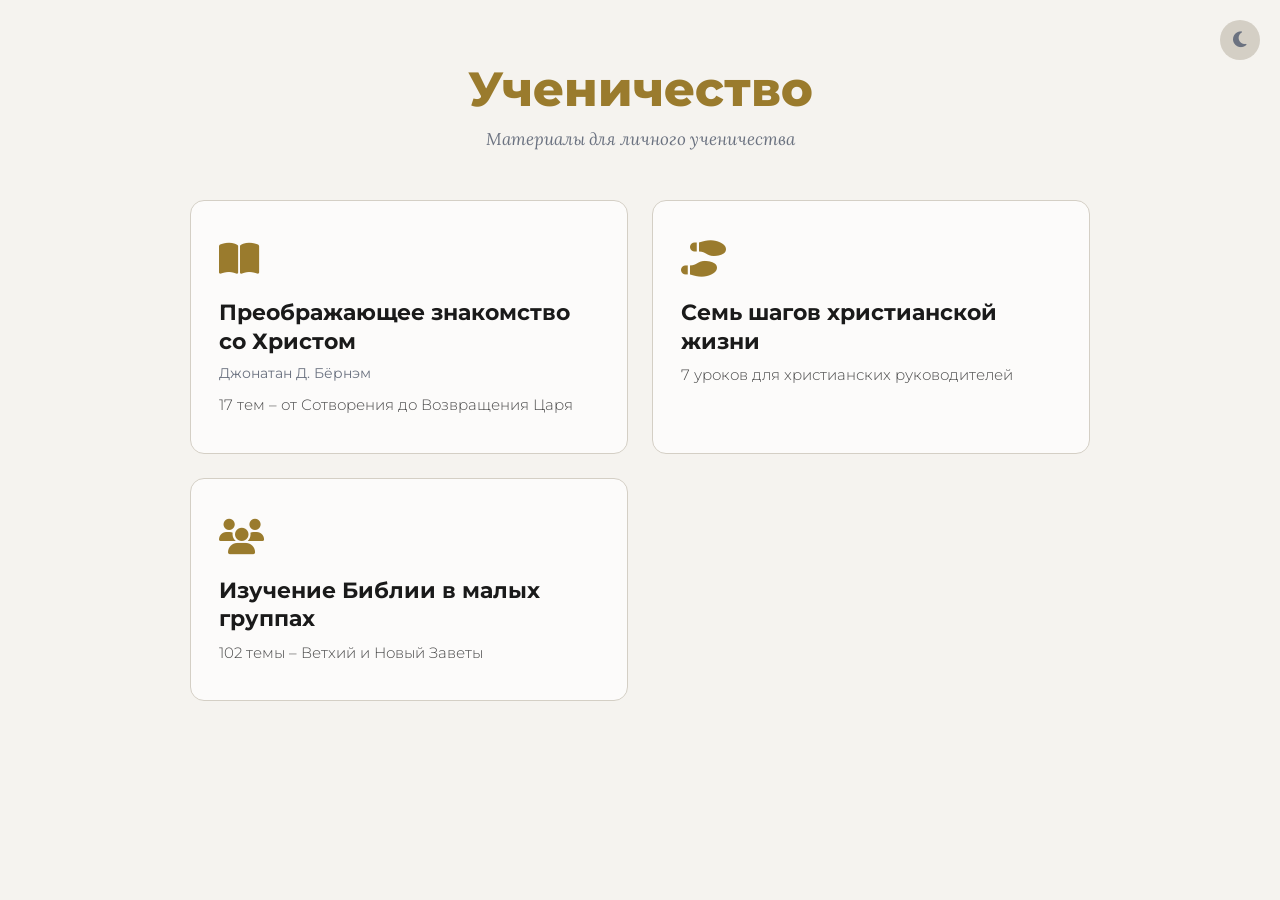
<file: index.html>
<!doctype html>
<html lang="ru">
<head>
  <meta charset="utf-8">
  <meta name="viewport" content="width=device-width, initial-scale=1.0">
  <title>Ученичество</title>
  <link rel="stylesheet" href="https://cdnjs.cloudflare.com/ajax/libs/font-awesome/6.5.1/css/all.min.css">
  <style>
    @import url('https://fonts.googleapis.com/css2?family=Montserrat:wght@300;400;600;700;800&family=Lora:ital,wght@0,400;0,700;1,400&display=swap');

    * { margin: 0; padding: 0; box-sizing: border-box; }

    :root {
      --bg: #0F1B2D;
      --text: #F0EBE0;
      --text-muted: #7A8BA8;
      --gold: #D4A843;
      --border: #2A3A52;
      --card-bg: rgba(42, 58, 82, 0.4);
      --card-hover: rgba(212, 168, 67, 0.1);
      --text-secondary: #D0C9BC;
    }

    :root.light {
      --bg: #F5F3EF;
      --text: #1A1A1A;
      --text-muted: #6B7280;
      --gold: #9A7B2D;
      --border: #D4CFC5;
      --card-bg: rgba(255, 255, 255, 0.7);
      --card-hover: rgba(154, 123, 45, 0.08);
      --text-secondary: #4A4A4A;
    }

    body {
      font-family: "Montserrat", Helvetica, sans-serif;
      background: var(--bg);
      color: var(--text);
      min-height: 100vh;
      padding: 60px 20px;
      transition: background 0.3s, color 0.3s;
    }

    .container {
      max-width: 900px;
      margin: 0 auto;
    }

    .theme-toggle {
      position: fixed;
      top: 20px;
      right: 20px;
      background: var(--border);
      border: none;
      color: var(--text-muted);
      width: 40px;
      height: 40px;
      border-radius: 50%;
      cursor: pointer;
      font-size: 18px;
      display: flex;
      align-items: center;
      justify-content: center;
      transition: background 0.3s, color 0.3s;
      z-index: 10;
    }
    .theme-toggle:hover { color: var(--gold); }

    header {
      text-align: center;
      margin-bottom: 50px;
    }

    header h1 {
      font-size: 48px;
      font-weight: 800;
      color: var(--gold);
      margin-bottom: 10px;
    }

    header p {
      font-size: 17px;
      color: var(--text-muted);
      font-weight: 300;
      font-family: "Lora", serif;
      font-style: italic;
    }

    .cards {
      display: grid;
      grid-template-columns: 1fr 1fr;
      gap: 24px;
    }

    .card {
      display: block;
      text-decoration: none;
      color: var(--text);
      background: var(--card-bg);
      border: 1px solid var(--border);
      border-radius: 14px;
      padding: 36px 28px;
      transition: background 0.2s, border-color 0.2s, transform 0.2s;
    }

    .card:hover {
      background: var(--card-hover);
      border-color: var(--gold);
      transform: translateY(-2px);
    }

    .card-icon {
      font-size: 36px;
      color: var(--gold);
      margin-bottom: 18px;
    }

    .card-title {
      font-size: 22px;
      font-weight: 700;
      margin-bottom: 8px;
      line-height: 1.3;
    }

    .card-author {
      font-size: 14px;
      color: var(--text-muted);
      margin-bottom: 12px;
      font-weight: 400;
    }

    .card-desc {
      font-size: 15px;
      color: var(--text-secondary);
      font-weight: 300;
      line-height: 1.5;
    }

    @media (max-width: 650px) {
      header h1 { font-size: 36px; }
      .cards { grid-template-columns: 1fr; }
      .card { padding: 28px 22px; }
      .card-title { font-size: 20px; }
      .theme-toggle { top: 12px; right: 12px; width: 36px; height: 36px; font-size: 16px; }
    }
  </style>
</head>
<body>
  <button class="theme-toggle" id="themeToggle" title="Сменить тему">
    <i class="fas fa-sun"></i>
  </button>

  <div class="container">
    <header>
      <h1>Ученичество</h1>
      <p>Материалы для личного ученичества</p>
    </header>

    <div class="cards">
      <a class="card" href="burnham/">
        <div class="card-icon"><i class="fa-solid fa-book-open"></i></div>
        <div class="card-title">Преображающее знакомство со Христом</div>
        <div class="card-author">Джонатан Д. Бёрнэм</div>
        <div class="card-desc">17 тем &ndash; от Сотворения до Возвращения Царя</div>
      </a>

      <a class="card" href="7-shagov/">
        <div class="card-icon"><i class="fa-solid fa-shoe-prints"></i></div>
        <div class="card-title">Семь шагов христианской жизни</div>
        <div class="card-desc">7 уроков для христианских руководителей</div>
      </a>

      <a class="card" href="bible-groups/">
        <div class="card-icon"><i class="fa-solid fa-users"></i></div>
        <div class="card-title">Изучение Библии в малых группах</div>
        <div class="card-desc">102 темы &ndash; Ветхий и Новый Заветы</div>
      </a>
    </div>
  </div>

  <script>
    const toggle = document.getElementById('themeToggle');
    const icon = toggle.querySelector('i');
    const saved = localStorage.getItem('theme');

    if (saved !== 'dark') {
      document.documentElement.classList.add('light');
      icon.classList.replace('fa-sun', 'fa-moon');
    }

    toggle.addEventListener('click', () => {
      const isLight = document.documentElement.classList.toggle('light');
      icon.classList.replace(isLight ? 'fa-sun' : 'fa-moon', isLight ? 'fa-moon' : 'fa-sun');
      localStorage.setItem('theme', isLight ? 'light' : 'dark');
    });
  </script>
</body>
</html>
</file>
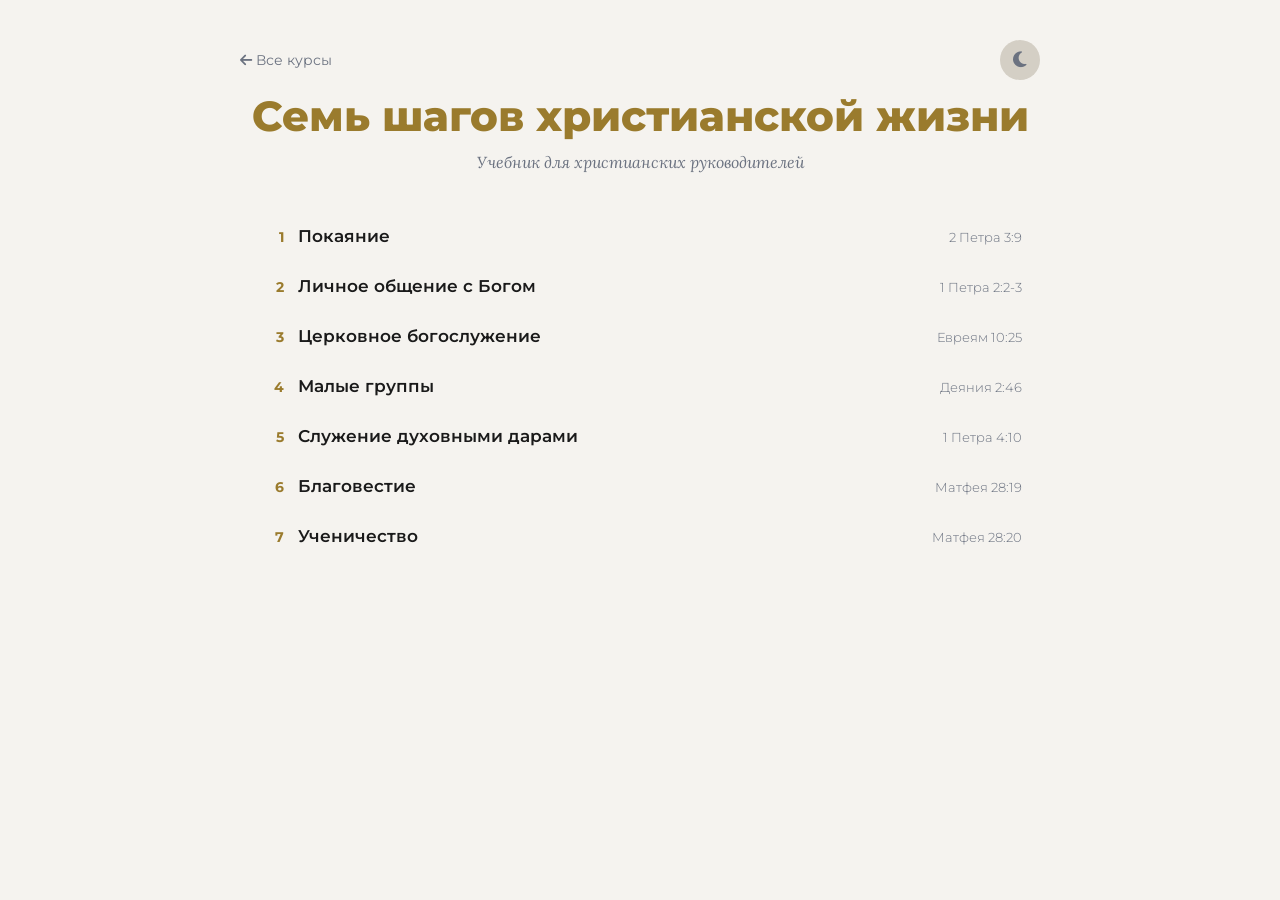
<file: 7-shagov/index.html>
<!doctype html>
<html lang="ru">
<head>
  <meta charset="utf-8">
  <meta name="viewport" content="width=device-width, initial-scale=1.0">
  <title>Семь шагов христианской жизни &ndash; Ученичество</title>
  <link rel="stylesheet" href="https://cdnjs.cloudflare.com/ajax/libs/font-awesome/6.5.1/css/all.min.css">
  <style>
    @import url('https://fonts.googleapis.com/css2?family=Montserrat:wght@300;400;600;700;800&family=Lora:ital,wght@0,400;0,700;1,400&display=swap');

    * { margin: 0; padding: 0; box-sizing: border-box; }

    :root {
      --bg: #0F1B2D;
      --text: #F0EBE0;
      --text-muted: #7A8BA8;
      --gold: #D4A843;
      --border: #2A3A52;
      --hover-bg: rgba(212, 168, 67, 0.08);
      --text-secondary: #D0C9BC;
    }

    :root.light {
      --bg: #F5F3EF;
      --text: #1A1A1A;
      --text-muted: #6B7280;
      --gold: #9A7B2D;
      --border: #D4CFC5;
      --hover-bg: rgba(154, 123, 45, 0.08);
      --text-secondary: #4A4A4A;
    }

    body {
      font-family: "Montserrat", Helvetica, sans-serif;
      background: var(--bg);
      color: var(--text);
      min-height: 100vh;
      padding: 40px 20px;
      transition: background 0.3s, color 0.3s;
    }

    .container {
      max-width: 800px;
      margin: 0 auto;
    }

    .top-bar {
      display: flex;
      align-items: center;
      justify-content: space-between;
      margin-bottom: 10px;
    }

    .back-link {
      display: inline-block;
      color: var(--text-muted);
      text-decoration: none;
      font-size: 14px;
      transition: color 0.2s;
    }
    .back-link:hover { color: var(--gold); }

    .theme-toggle {
      background: var(--border);
      border: none;
      color: var(--text-muted);
      width: 40px;
      height: 40px;
      border-radius: 50%;
      cursor: pointer;
      font-size: 18px;
      display: flex;
      align-items: center;
      justify-content: center;
      transition: background 0.3s, color 0.3s;
      z-index: 10;
    }
    .theme-toggle:hover { color: var(--gold); }

    header {
      text-align: center;
      margin-bottom: 40px;
    }

    header h1 {
      font-size: 42px;
      font-weight: 800;
      color: var(--gold);
      margin-bottom: 10px;
    }

    header p {
      font-size: 16px;
      color: var(--text-muted);
      font-weight: 300;
      font-family: "Lora", serif;
      font-style: italic;
    }

    .topics {
      list-style: none;
    }

    .topics li {
      margin-bottom: 2px;
    }

    .topics a {
      display: flex;
      align-items: baseline;
      gap: 14px;
      text-decoration: none;
      color: var(--text);
      padding: 14px 18px;
      border-radius: 8px;
      transition: background 0.2s, color 0.2s;
    }

    .topics a:hover {
      background: var(--hover-bg);
    }

    .topic-num {
      font-size: 14px;
      font-weight: 700;
      color: var(--gold);
      min-width: 26px;
      text-align: right;
    }

    .topic-title {
      font-size: 17px;
      font-weight: 600;
    }

    .topic-ref {
      font-size: 13px;
      color: var(--text-muted);
      font-weight: 300;
      margin-left: auto;
      white-space: nowrap;
    }

    @media (max-width: 600px) {
      header h1 { font-size: 32px; }
      .topics a { padding: 12px 12px; gap: 10px; }
      .topic-title { font-size: 15px; }
      .topic-ref { display: none; }
      .theme-toggle { width: 36px; height: 36px; font-size: 16px; }
    }
  </style>
</head>
<body>
  <div class="container">
    <div class="top-bar">
      <a class="back-link" href="../"><i class="fas fa-arrow-left"></i> Все курсы</a>
      <button class="theme-toggle" id="themeToggle" title="Сменить тему">
        <i class="fas fa-sun"></i>
      </button>
    </div>

    <header>
      <h1>Семь шагов христианской жизни</h1>
      <p>Учебник для христианских руководителей</p>
    </header>

    <ul class="topics">
      <li><a href="topic.html?file=01-покаяние.md">
        <span class="topic-num">1</span>
        <span class="topic-title">Покаяние</span>
        <span class="topic-ref">2 Петра 3:9</span>
      </a></li>
      <li><a href="topic.html?file=02-личное-общение-с-богом.md">
        <span class="topic-num">2</span>
        <span class="topic-title">Личное общение с Богом</span>
        <span class="topic-ref">1 Петра 2:2-3</span>
      </a></li>
      <li><a href="topic.html?file=03-церковное-богослужение.md">
        <span class="topic-num">3</span>
        <span class="topic-title">Церковное богослужение</span>
        <span class="topic-ref">Евреям 10:25</span>
      </a></li>
      <li><a href="topic.html?file=04-малые-группы.md">
        <span class="topic-num">4</span>
        <span class="topic-title">Малые группы</span>
        <span class="topic-ref">Деяния 2:46</span>
      </a></li>
      <li><a href="topic.html?file=05-служение-духовными-дарами.md">
        <span class="topic-num">5</span>
        <span class="topic-title">Служение духовными дарами</span>
        <span class="topic-ref">1 Петра 4:10</span>
      </a></li>
      <li><a href="topic.html?file=06-благовестие.md">
        <span class="topic-num">6</span>
        <span class="topic-title">Благовестие</span>
        <span class="topic-ref">Матфея 28:19</span>
      </a></li>
      <li><a href="topic.html?file=07-ученичество.md">
        <span class="topic-num">7</span>
        <span class="topic-title">Ученичество</span>
        <span class="topic-ref">Матфея 28:20</span>
      </a></li>
    </ul>
  </div>

  <script>
    const toggle = document.getElementById('themeToggle');
    const icon = toggle.querySelector('i');
    const saved = localStorage.getItem('theme');

    if (saved !== 'dark') {
      document.documentElement.classList.add('light');
      icon.classList.replace('fa-sun', 'fa-moon');
    }

    toggle.addEventListener('click', () => {
      const isLight = document.documentElement.classList.toggle('light');
      icon.classList.replace(isLight ? 'fa-sun' : 'fa-moon', isLight ? 'fa-moon' : 'fa-sun');
      localStorage.setItem('theme', isLight ? 'light' : 'dark');
    });
  </script>
</body>
</html>
</file>
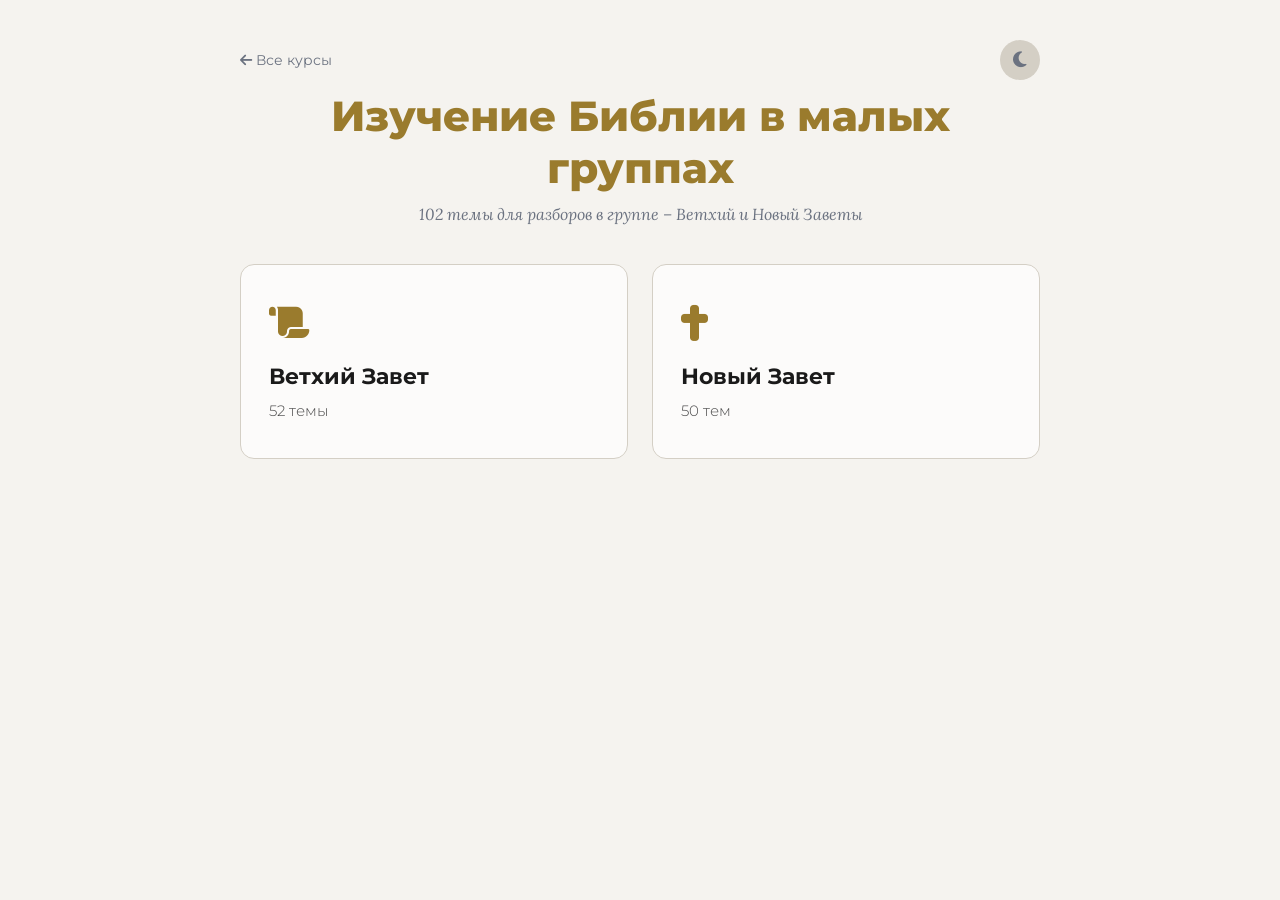
<file: bible-groups/index.html>
<!doctype html>
<html lang="ru">
<head>
  <meta charset="utf-8">
  <meta name="viewport" content="width=device-width, initial-scale=1.0">
  <title>Изучение Библии в малых группах</title>
  <link rel="stylesheet" href="https://cdnjs.cloudflare.com/ajax/libs/font-awesome/6.5.1/css/all.min.css">
  <link rel="stylesheet" href="assets/styles.css">
</head>
<body>
  <div class="container">
    <div class="top-bar">
      <a class="back-link" href="../"><i class="fas fa-arrow-left"></i> Все курсы</a>
      <button class="theme-toggle" id="themeToggle" title="Сменить тему"><i class="fas fa-sun"></i></button>
    </div>
    <header>
      <h1>Изучение Библии в малых группах</h1>
      <p>102 темы для разборов в группе &ndash; Ветхий и Новый Заветы</p>
    </header>
    <div class="cards">
      <a class="card" href="ot.html">
        <div class="card-icon"><i class="fa-solid fa-scroll"></i></div>
        <div class="card-title">Ветхий Завет</div>
        <div class="card-desc">52 темы</div>
      </a>
      <a class="card" href="nt.html">
        <div class="card-icon"><i class="fa-solid fa-cross"></i></div>
        <div class="card-title">Новый Завет</div>
        <div class="card-desc">50 тем</div>
      </a>
    </div>
  </div>
  <script src="assets/theme-toggle.js"></script>
</body>
</html>
</file>
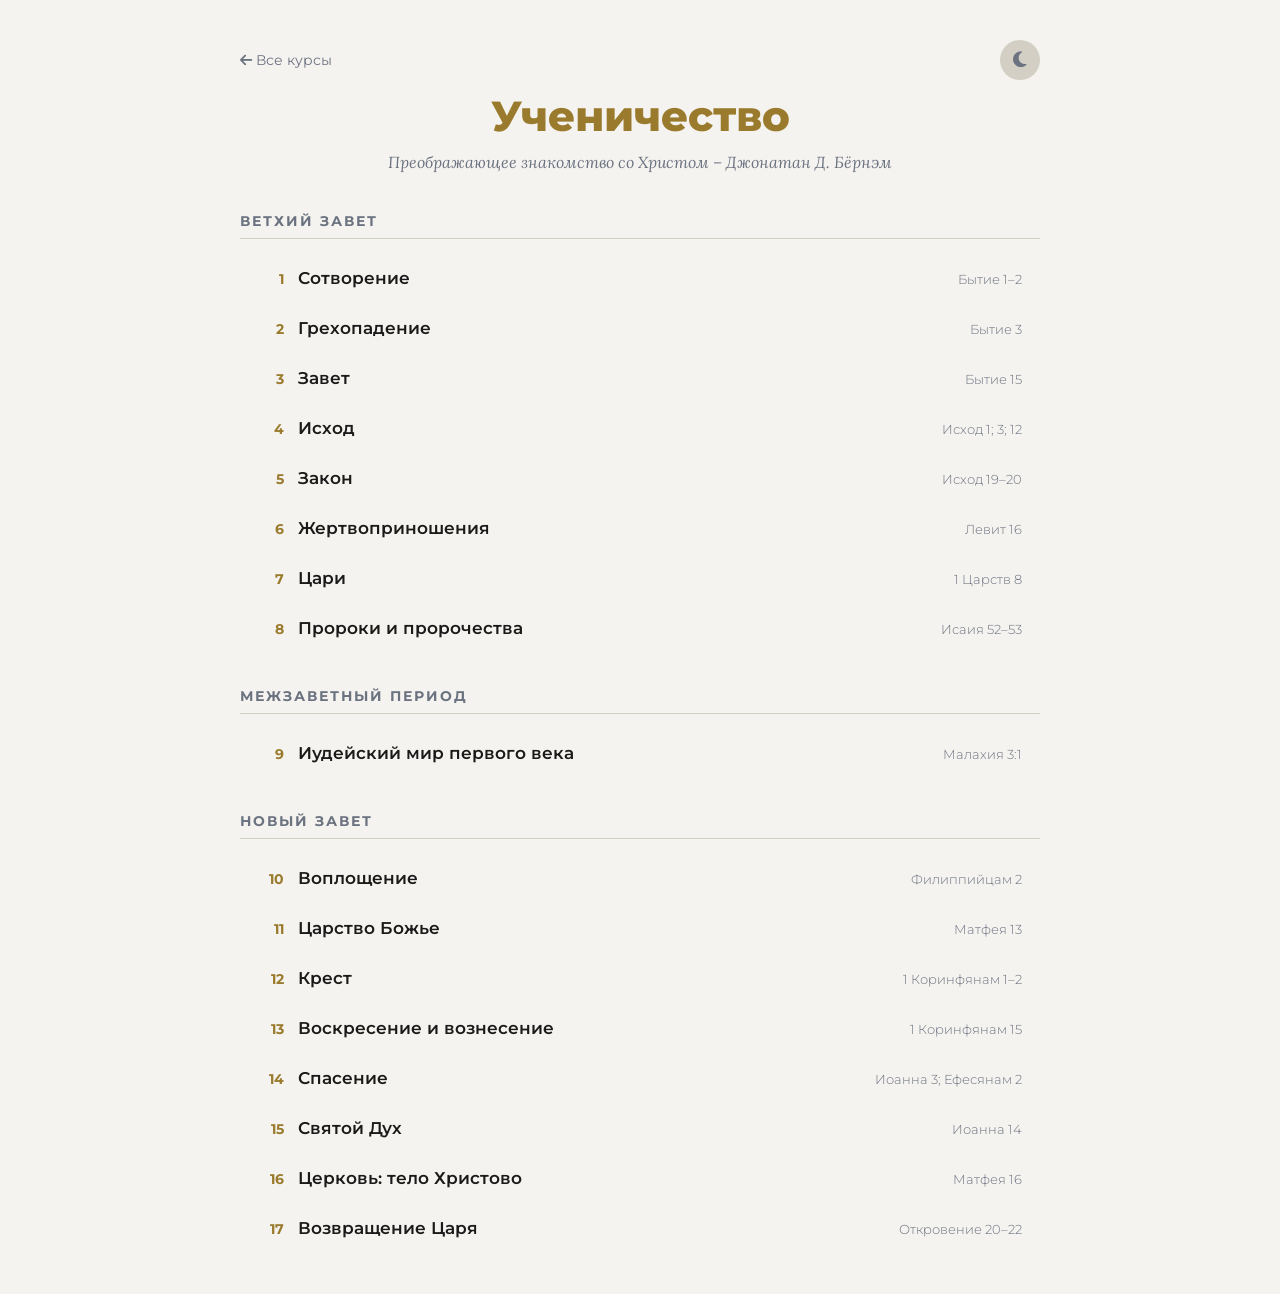
<file: burnham/index.html>
<!doctype html>
<html lang="ru">
<head>
  <meta charset="utf-8">
  <meta name="viewport" content="width=device-width, initial-scale=1.0">
  <title>Ученичество &ndash; Молодёжка</title>
  <link rel="stylesheet" href="https://cdnjs.cloudflare.com/ajax/libs/font-awesome/6.5.1/css/all.min.css">
  <style>
    @import url('https://fonts.googleapis.com/css2?family=Montserrat:wght@300;400;600;700;800&family=Lora:ital,wght@0,400;0,700;1,400&display=swap');

    * { margin: 0; padding: 0; box-sizing: border-box; }

    :root {
      --bg: #0F1B2D;
      --text: #F0EBE0;
      --text-muted: #7A8BA8;
      --gold: #D4A843;
      --border: #2A3A52;
      --hover-bg: rgba(212, 168, 67, 0.08);
      --text-secondary: #D0C9BC;
    }

    :root.light {
      --bg: #F5F3EF;
      --text: #1A1A1A;
      --text-muted: #6B7280;
      --gold: #9A7B2D;
      --border: #D4CFC5;
      --hover-bg: rgba(154, 123, 45, 0.08);
      --text-secondary: #4A4A4A;
    }

    body {
      font-family: "Montserrat", Helvetica, sans-serif;
      background: var(--bg);
      color: var(--text);
      min-height: 100vh;
      padding: 40px 20px;
      transition: background 0.3s, color 0.3s;
    }

    .container {
      max-width: 800px;
      margin: 0 auto;
    }

    .top-bar {
      display: flex;
      align-items: center;
      justify-content: space-between;
      margin-bottom: 10px;
    }

    .back-link {
      display: inline-block;
      color: var(--text-muted);
      text-decoration: none;
      font-size: 14px;
      transition: color 0.2s;
    }
    .back-link:hover { color: var(--gold); }

    .theme-toggle {
      background: var(--border);
      border: none;
      color: var(--text-muted);
      width: 40px;
      height: 40px;
      border-radius: 50%;
      cursor: pointer;
      font-size: 18px;
      display: flex;
      align-items: center;
      justify-content: center;
      transition: background 0.3s, color 0.3s;
      z-index: 10;
    }
    .theme-toggle:hover { color: var(--gold); }

    header {
      text-align: center;
      margin-bottom: 40px;
    }

    header h1 {
      font-size: 42px;
      font-weight: 800;
      color: var(--gold);
      margin-bottom: 10px;
    }

    header p {
      font-size: 16px;
      color: var(--text-muted);
      font-weight: 300;
      font-family: "Lora", serif;
      font-style: italic;
    }

    .section-title {
      font-size: 14px;
      font-weight: 700;
      text-transform: uppercase;
      letter-spacing: 2px;
      color: var(--text-muted);
      margin-top: 35px;
      margin-bottom: 15px;
      padding-bottom: 8px;
      border-bottom: 1px solid var(--border);
    }

    .topics {
      list-style: none;
    }

    .topics li {
      margin-bottom: 2px;
    }

    .topics a {
      display: flex;
      align-items: baseline;
      gap: 14px;
      text-decoration: none;
      color: var(--text);
      padding: 14px 18px;
      border-radius: 8px;
      transition: background 0.2s, color 0.2s;
    }

    .topics a:hover {
      background: var(--hover-bg);
    }

    .topic-num {
      font-size: 14px;
      font-weight: 700;
      color: var(--gold);
      min-width: 26px;
      text-align: right;
    }

    .topic-title {
      font-size: 17px;
      font-weight: 600;
    }

    .topic-ref {
      font-size: 13px;
      color: var(--text-muted);
      font-weight: 300;
      margin-left: auto;
      white-space: nowrap;
    }

    @media (max-width: 600px) {
      header h1 { font-size: 32px; }
      .topics a { padding: 12px 12px; gap: 10px; }
      .topic-title { font-size: 15px; }
      .topic-ref { display: none; }
      .theme-toggle { width: 36px; height: 36px; font-size: 16px; }
    }
  </style>
</head>
<body>
  <div class="container">
    <div class="top-bar">
      <a class="back-link" href="../"><i class="fas fa-arrow-left"></i> Все курсы</a>
      <button class="theme-toggle" id="themeToggle" title="Сменить тему">
        <i class="fas fa-sun"></i>
      </button>
    </div>

    <header>
      <h1>Ученичество</h1>
      <p>Преображающее знакомство со Христом &ndash; Джонатан Д. Бёрнэм</p>
    </header>

    <div class="section-title">Ветхий Завет</div>
    <ul class="topics">
      <li><a href="topic.html?file=01-сотворение.md">
        <span class="topic-num">1</span>
        <span class="topic-title">Сотворение</span>
        <span class="topic-ref">Бытие 1&ndash;2</span>
      </a></li>
      <li><a href="topic.html?file=02-грехопадение.md">
        <span class="topic-num">2</span>
        <span class="topic-title">Грехопадение</span>
        <span class="topic-ref">Бытие 3</span>
      </a></li>
      <li><a href="topic.html?file=03-завет.md">
        <span class="topic-num">3</span>
        <span class="topic-title">Завет</span>
        <span class="topic-ref">Бытие 15</span>
      </a></li>
      <li><a href="topic.html?file=04-исход.md">
        <span class="topic-num">4</span>
        <span class="topic-title">Исход</span>
        <span class="topic-ref">Исход 1; 3; 12</span>
      </a></li>
      <li><a href="topic.html?file=05-закон.md">
        <span class="topic-num">5</span>
        <span class="topic-title">Закон</span>
        <span class="topic-ref">Исход 19&ndash;20</span>
      </a></li>
      <li><a href="topic.html?file=06-жертвоприношения.md">
        <span class="topic-num">6</span>
        <span class="topic-title">Жертвоприношения</span>
        <span class="topic-ref">Левит 16</span>
      </a></li>
      <li><a href="topic.html?file=07-цари.md">
        <span class="topic-num">7</span>
        <span class="topic-title">Цари</span>
        <span class="topic-ref">1 Царств 8</span>
      </a></li>
      <li><a href="topic.html?file=08-пророки-и-пророчества.md">
        <span class="topic-num">8</span>
        <span class="topic-title">Пророки и пророчества</span>
        <span class="topic-ref">Исаия 52&ndash;53</span>
      </a></li>
    </ul>

    <div class="section-title">Межзаветный период</div>
    <ul class="topics">
      <li><a href="topic.html?file=09-иудейский-мир-первого-века.md">
        <span class="topic-num">9</span>
        <span class="topic-title">Иудейский мир первого века</span>
        <span class="topic-ref">Малахия 3:1</span>
      </a></li>
    </ul>

    <div class="section-title">Новый Завет</div>
    <ul class="topics">
      <li><a href="topic.html?file=10-воплощение.md">
        <span class="topic-num">10</span>
        <span class="topic-title">Воплощение</span>
        <span class="topic-ref">Филиппийцам 2</span>
      </a></li>
      <li><a href="topic.html?file=11-царство-божье.md">
        <span class="topic-num">11</span>
        <span class="topic-title">Царство Божье</span>
        <span class="topic-ref">Матфея 13</span>
      </a></li>
      <li><a href="topic.html?file=12-крест.md">
        <span class="topic-num">12</span>
        <span class="topic-title">Крест</span>
        <span class="topic-ref">1 Коринфянам 1&ndash;2</span>
      </a></li>
      <li><a href="topic.html?file=13-воскресение-и-вознесение.md">
        <span class="topic-num">13</span>
        <span class="topic-title">Воскресение и вознесение</span>
        <span class="topic-ref">1 Коринфянам 15</span>
      </a></li>
      <li><a href="topic.html?file=14-спасение.md">
        <span class="topic-num">14</span>
        <span class="topic-title">Спасение</span>
        <span class="topic-ref">Иоанна 3; Ефесянам 2</span>
      </a></li>
      <li><a href="topic.html?file=15-святой-дух.md">
        <span class="topic-num">15</span>
        <span class="topic-title">Святой Дух</span>
        <span class="topic-ref">Иоанна 14</span>
      </a></li>
      <li><a href="topic.html?file=16-церковь.md">
        <span class="topic-num">16</span>
        <span class="topic-title">Церковь: тело Христово</span>
        <span class="topic-ref">Матфея 16</span>
      </a></li>
      <li><a href="topic.html?file=17-возвращение-царя.md">
        <span class="topic-num">17</span>
        <span class="topic-title">Возвращение Царя</span>
        <span class="topic-ref">Откровение 20&ndash;22</span>
      </a></li>
    </ul>
  </div>

  <script>
    const toggle = document.getElementById('themeToggle');
    const icon = toggle.querySelector('i');
    const saved = localStorage.getItem('theme');

    if (saved !== 'dark') {
      document.documentElement.classList.add('light');
      icon.classList.replace('fa-sun', 'fa-moon');
    }

    toggle.addEventListener('click', () => {
      const isLight = document.documentElement.classList.toggle('light');
      icon.classList.replace(isLight ? 'fa-sun' : 'fa-moon', isLight ? 'fa-moon' : 'fa-sun');
      localStorage.setItem('theme', isLight ? 'light' : 'dark');
    });
  </script>
</body>
</html>
</file>
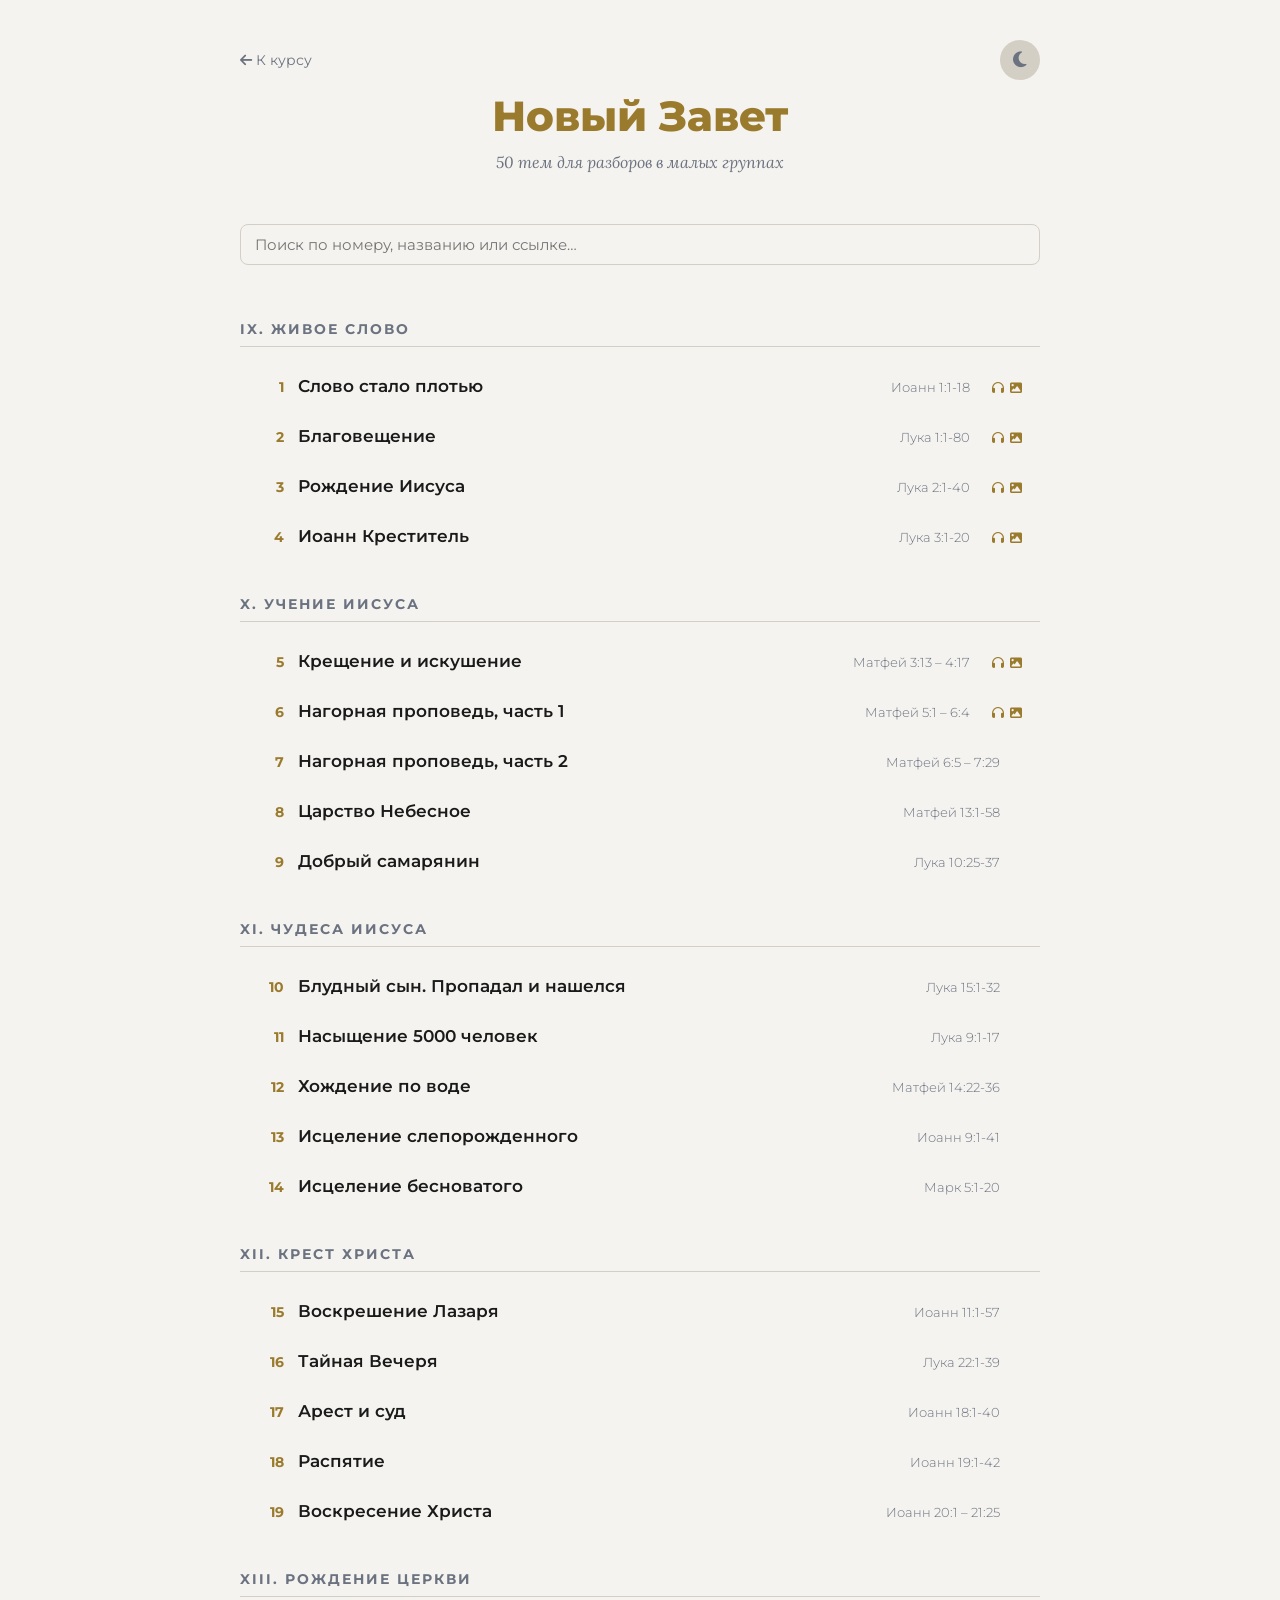
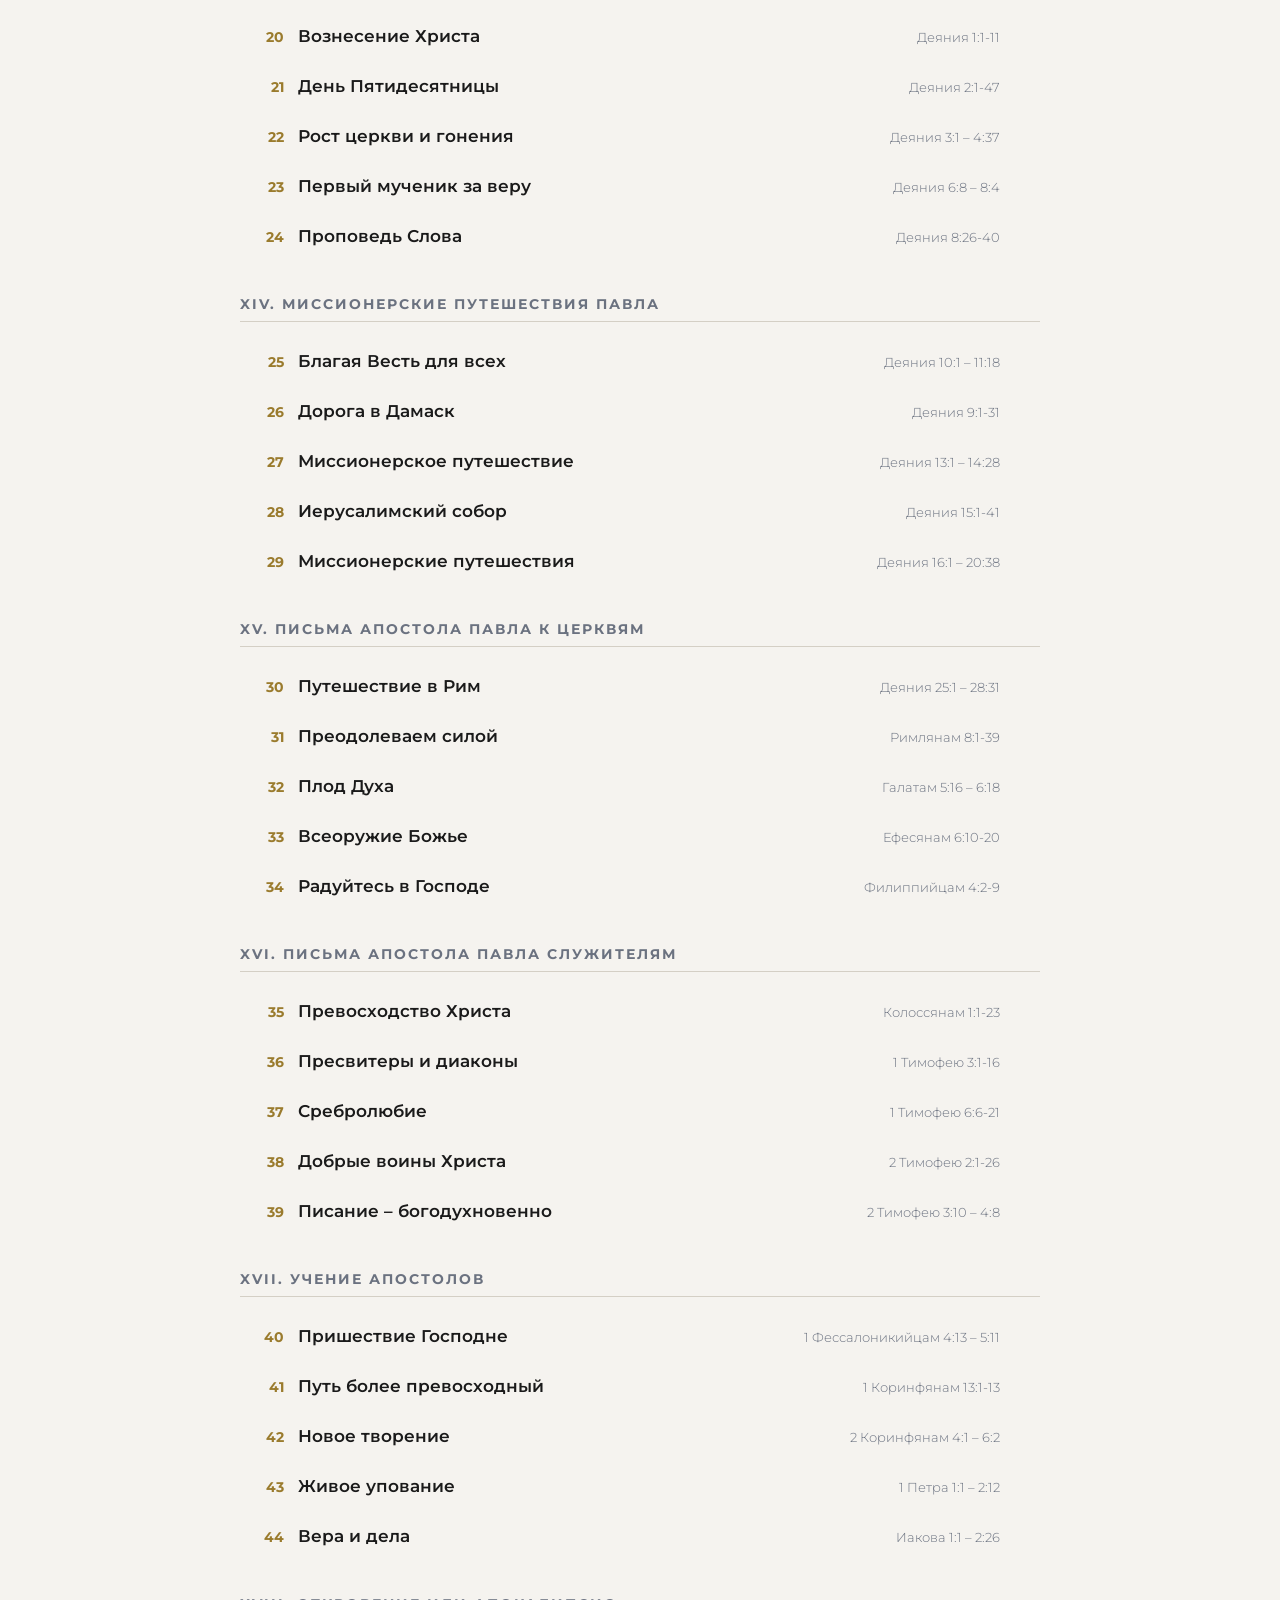
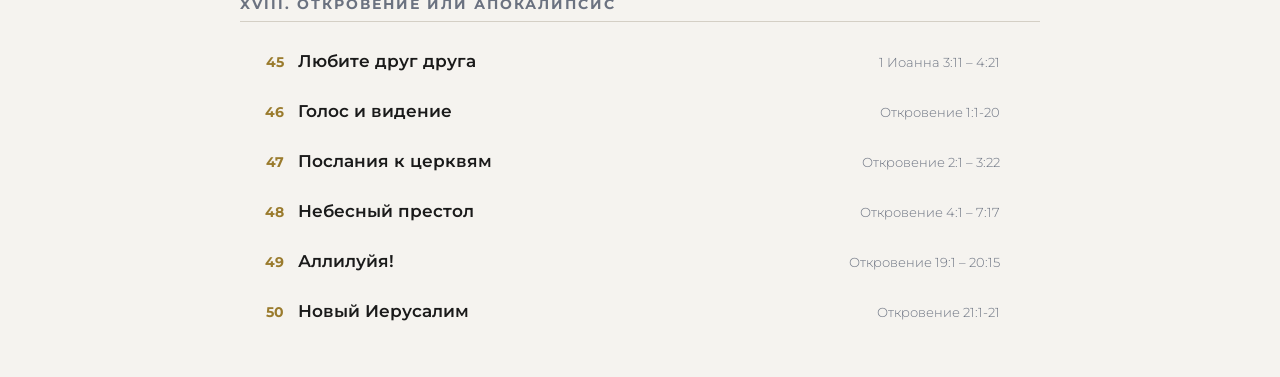
<file: bible-groups/nt.html>
<!doctype html>
<html lang="ru">
<head>
  <meta charset="utf-8">
  <meta name="viewport" content="width=device-width, initial-scale=1.0">
  <title>Новый Завет &ndash; Изучение Библии</title>
  <link rel="stylesheet" href="https://cdnjs.cloudflare.com/ajax/libs/font-awesome/6.5.1/css/all.min.css">
  <link rel="stylesheet" href="assets/styles.css">
</head>
<body>
  <div class="container">
    <div class="top-bar">
      <a class="back-link" href="./"><i class="fas fa-arrow-left"></i> К курсу</a>
      <button class="theme-toggle" id="themeToggle" title="Сменить тему"><i class="fas fa-sun"></i></button>
    </div>
    <header>
      <h1>Новый Завет</h1>
      <p>50 тем для разборов в малых группах</p>
    </header>
    <input id="search" type="search" class="search-input" placeholder="Поиск по номеру, названию или ссылке…">
    <div id="topicList"></div>
  </div>
  <script src="assets/theme-toggle.js"></script>
  <script src="assets/list.js"></script>
  <script>initList('nt');</script>
</body>
</html>
</file>
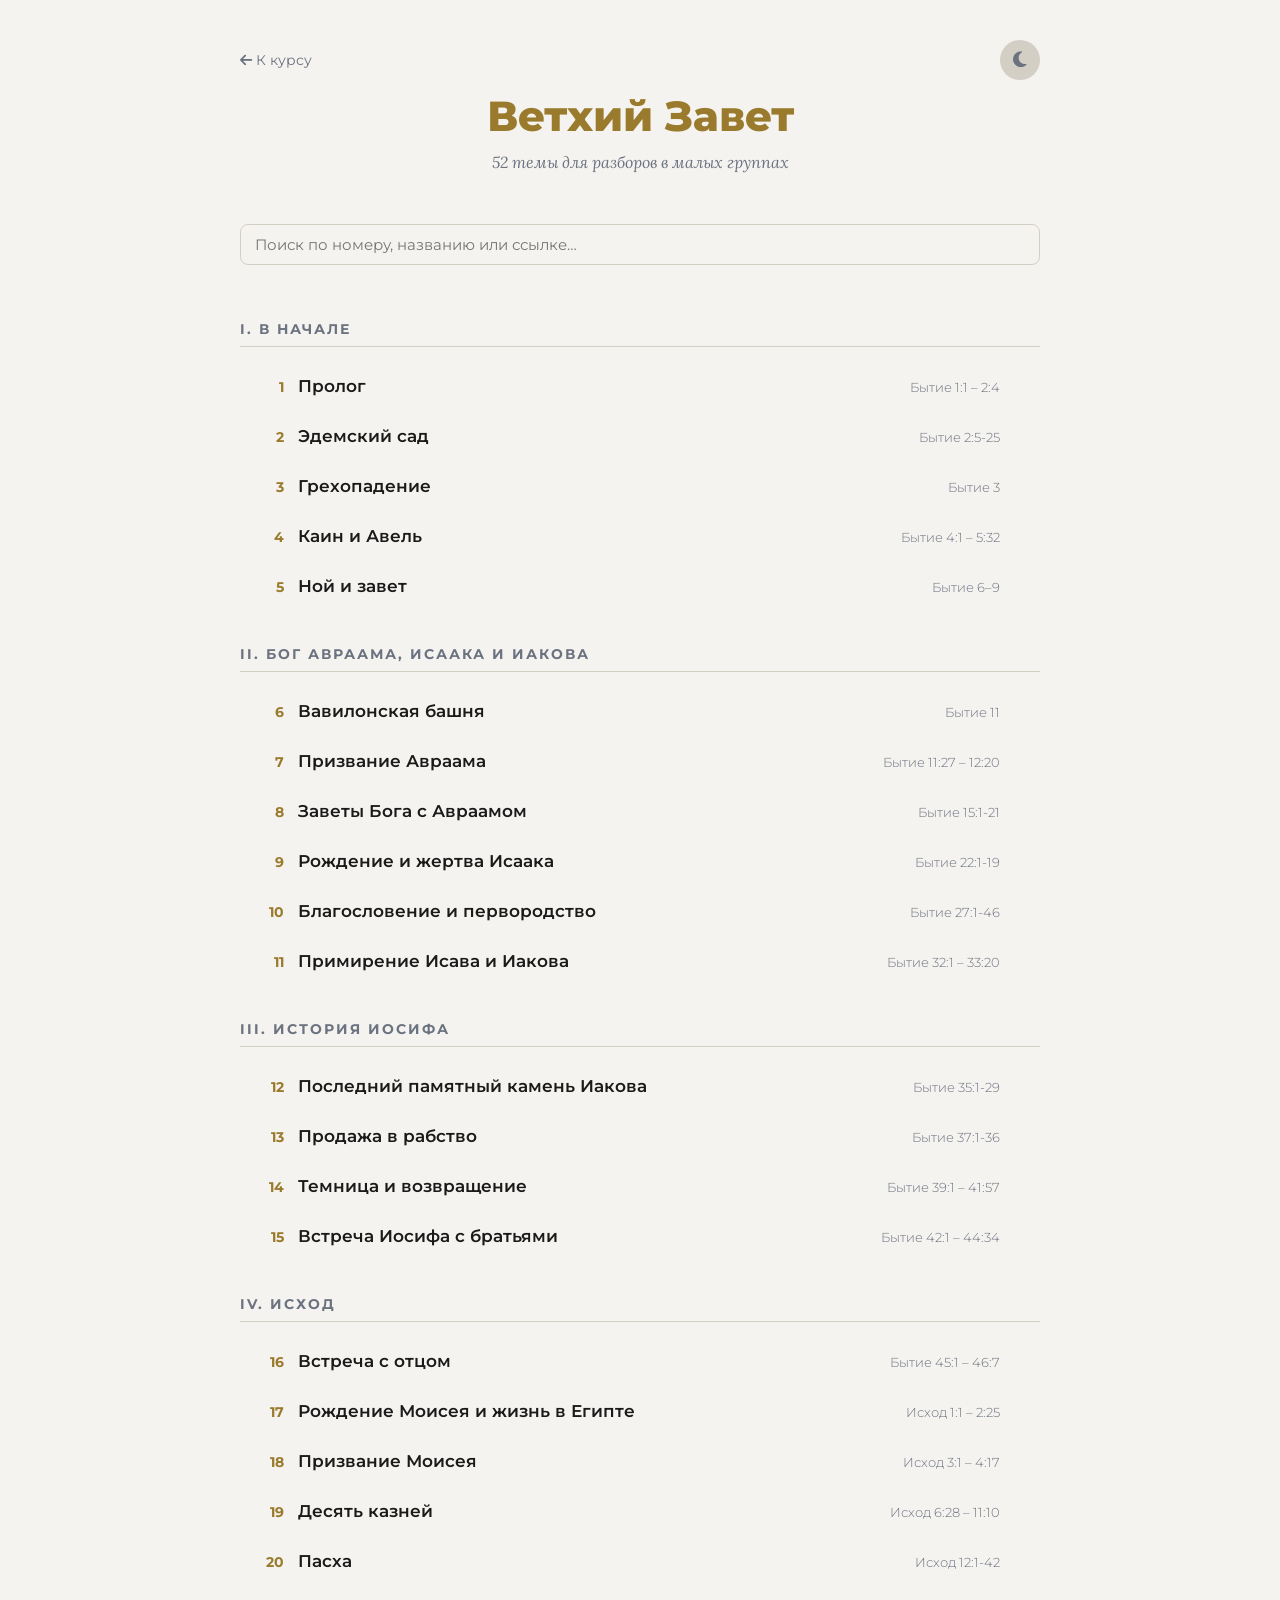
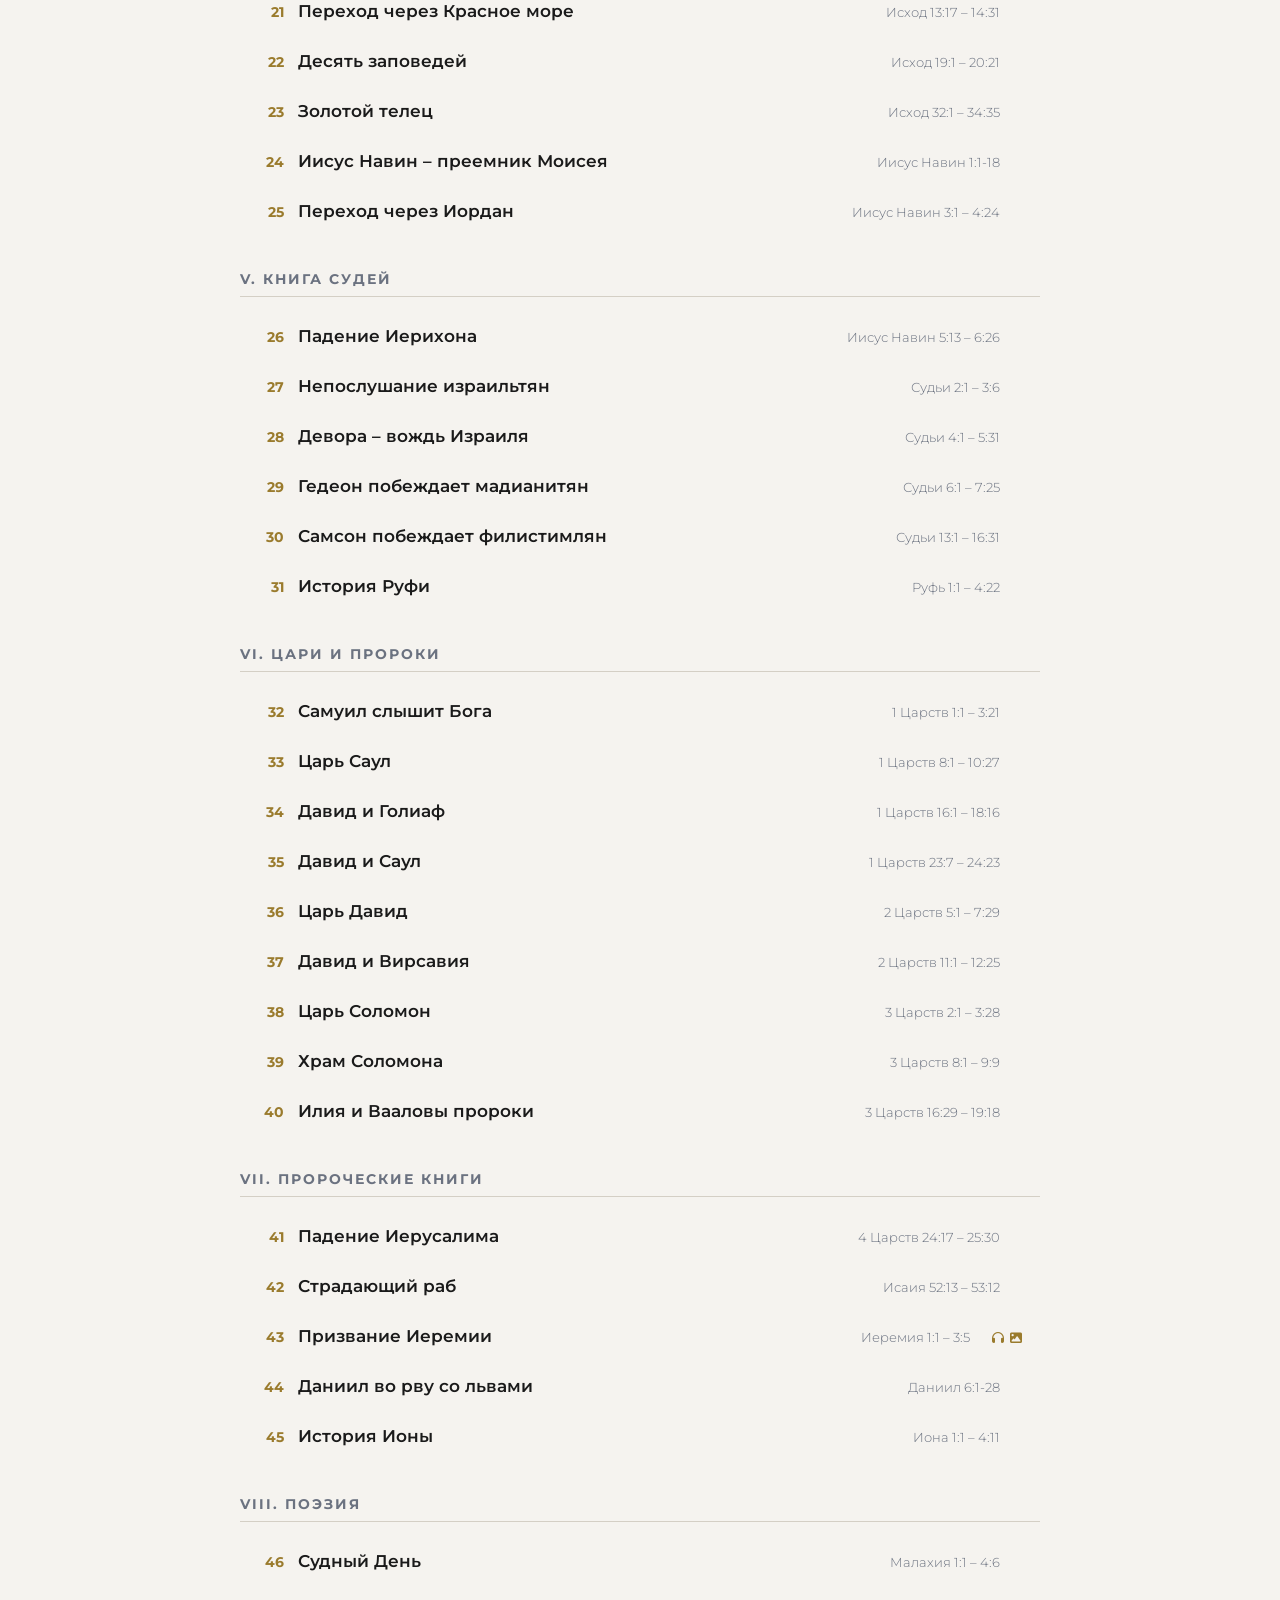
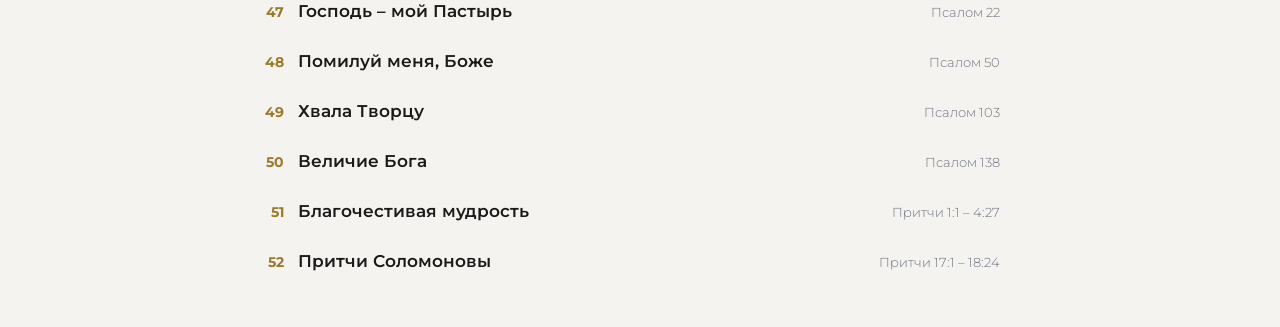
<file: bible-groups/ot.html>
<!doctype html>
<html lang="ru">
<head>
  <meta charset="utf-8">
  <meta name="viewport" content="width=device-width, initial-scale=1.0">
  <title>Ветхий Завет &ndash; Изучение Библии</title>
  <link rel="stylesheet" href="https://cdnjs.cloudflare.com/ajax/libs/font-awesome/6.5.1/css/all.min.css">
  <link rel="stylesheet" href="assets/styles.css">
</head>
<body>
  <div class="container">
    <div class="top-bar">
      <a class="back-link" href="./"><i class="fas fa-arrow-left"></i> К курсу</a>
      <button class="theme-toggle" id="themeToggle" title="Сменить тему"><i class="fas fa-sun"></i></button>
    </div>
    <header>
      <h1>Ветхий Завет</h1>
      <p>52 темы для разборов в малых группах</p>
    </header>
    <input id="search" type="search" class="search-input" placeholder="Поиск по номеру, названию или ссылке…">
    <div id="topicList"></div>
  </div>
  <script src="assets/theme-toggle.js"></script>
  <script src="assets/list.js"></script>
  <script>initList('ot');</script>
</body>
</html>
</file>
<file: bible-groups/assets/styles.css>
@import url('https://fonts.googleapis.com/css2?family=Montserrat:wght@300;400;600;700;800&family=Lora:ital,wght@0,400;0,700;1,400&display=swap');

* { margin: 0; padding: 0; box-sizing: border-box; }

:root {
  --bg: #0F1B2D;
  --text: #F0EBE0;
  --text-muted: #7A8BA8;
  --gold: #D4A843;
  --border: #2A3A52;
  --hover-bg: rgba(212, 168, 67, 0.08);
  --text-secondary: #D0C9BC;
  --card-bg: rgba(42, 58, 82, 0.4);
  --card-hover: rgba(212, 168, 67, 0.1);
}

:root.light {
  --bg: #F5F3EF;
  --text: #1A1A1A;
  --text-muted: #6B7280;
  --gold: #9A7B2D;
  --border: #D4CFC5;
  --hover-bg: rgba(154, 123, 45, 0.08);
  --text-secondary: #4A4A4A;
  --card-bg: rgba(255, 255, 255, 0.7);
  --card-hover: rgba(154, 123, 45, 0.08);
}

body {
  font-family: "Montserrat", Helvetica, sans-serif;
  background: var(--bg);
  color: var(--text);
  min-height: 100vh;
  padding: 40px 20px;
  transition: background 0.3s, color 0.3s;
}

.container {
  max-width: 800px;
  margin: 0 auto;
}

.top-bar {
  display: flex;
  align-items: center;
  justify-content: space-between;
  margin-bottom: 10px;
}

.back-link {
  display: inline-block;
  color: var(--text-muted);
  text-decoration: none;
  font-size: 14px;
  transition: color 0.2s;
}
.back-link:hover { color: var(--gold); }

.theme-toggle {
  background: var(--border);
  border: none;
  color: var(--text-muted);
  width: 40px;
  height: 40px;
  border-radius: 50%;
  cursor: pointer;
  font-size: 18px;
  display: flex;
  align-items: center;
  justify-content: center;
  transition: background 0.3s, color 0.3s;
  z-index: 10;
}
.theme-toggle:hover { color: var(--gold); }

header {
  text-align: center;
  margin-bottom: 40px;
}

header h1 {
  font-size: 42px;
  font-weight: 800;
  color: var(--gold);
  margin-bottom: 10px;
}

header p {
  font-size: 16px;
  color: var(--text-muted);
  font-weight: 300;
  font-family: "Lora", serif;
  font-style: italic;
}

.section-title {
  font-size: 14px;
  font-weight: 700;
  text-transform: uppercase;
  letter-spacing: 2px;
  color: var(--text-muted);
  margin-top: 35px;
  margin-bottom: 15px;
  padding-bottom: 8px;
  border-bottom: 1px solid var(--border);
}

.topics {
  list-style: none;
}

.topics li {
  margin-bottom: 2px;
}

.topics a {
  display: flex;
  align-items: baseline;
  gap: 14px;
  text-decoration: none;
  color: var(--text);
  padding: 14px 18px;
  border-radius: 8px;
  transition: background 0.2s, color 0.2s;
}

.topics a:hover {
  background: var(--hover-bg);
}

.topic-num {
  font-size: 14px;
  font-weight: 700;
  color: var(--gold);
  min-width: 26px;
  text-align: right;
}

.topic-title {
  font-size: 17px;
  font-weight: 600;
}

.topic-ref {
  font-size: 13px;
  color: var(--text-muted);
  font-weight: 300;
  margin-left: auto;
  white-space: nowrap;
}

@media (max-width: 600px) {
  header h1 { font-size: 32px; }
  .topics a { padding: 12px 12px; gap: 10px; }
  .topic-title { font-size: 15px; }
  .topic-ref { display: none; }
  .theme-toggle { width: 36px; height: 36px; font-size: 16px; }
}

/* Card grid (course hub) */
.cards {
  display: grid;
  grid-template-columns: 1fr 1fr;
  gap: 24px;
}

.card {
  display: block;
  text-decoration: none;
  color: var(--text);
  background: var(--card-bg);
  border: 1px solid var(--border);
  border-radius: 14px;
  padding: 36px 28px;
  transition: background 0.2s, border-color 0.2s, transform 0.2s;
}

.card:hover {
  background: var(--card-hover);
  border-color: var(--gold);
  transform: translateY(-2px);
}

.card-icon {
  font-size: 36px;
  color: var(--gold);
  margin-bottom: 18px;
}

.card-title {
  font-size: 22px;
  font-weight: 700;
  margin-bottom: 8px;
  line-height: 1.3;
}

.card-author {
  font-size: 14px;
  color: var(--text-muted);
  margin-bottom: 12px;
  font-weight: 400;
}

.card-desc {
  font-size: 15px;
  color: var(--text-secondary);
  font-weight: 300;
  line-height: 1.5;
}

@media (max-width: 650px) {
  .cards { grid-template-columns: 1fr; }
  .card { padding: 28px 22px; }
  .card-title { font-size: 20px; }
}

/* Tabs */
.tabs { display: flex; gap: 4px; border-bottom: 1px solid var(--border); margin: 24px 0 20px; }
.tab-btn {
  background: transparent; border: none; color: var(--text-muted);
  font-family: inherit; font-size: 15px; font-weight: 600;
  padding: 10px 16px; cursor: pointer; border-bottom: 2px solid transparent;
  transition: color 0.2s, border-color 0.2s;
}
.tab-btn:hover { color: var(--text); }
.tab-btn.active { color: var(--gold); border-bottom-color: var(--gold); }
.tab-panel { display: none; }
.tab-panel.active { display: block; }

/* Rendered markdown inside tab panels */
.tab-panel h1 {
  font-size: 32px;
  font-weight: 800;
  color: var(--gold);
  margin-bottom: 10px;
}
.tab-panel h2 {
  font-size: 24px;
  font-weight: 700;
  color: var(--gold);
  margin-top: 40px;
  margin-bottom: 15px;
  padding-bottom: 8px;
  border-bottom: 1px solid var(--border);
}
.tab-panel h2:first-child { margin-top: 0; }
.tab-panel h3 {
  font-size: 18px;
  font-weight: 700;
  color: var(--text);
  margin-top: 25px;
  margin-bottom: 10px;
}
.tab-panel p {
  margin-bottom: 12px;
  color: var(--text-secondary);
}
.tab-panel ul, .tab-panel ol {
  margin: 10px 0 15px 25px;
  color: var(--text-secondary);
}
.tab-panel li { margin-bottom: 6px; }
.tab-panel strong { color: var(--text); }
.tab-panel blockquote {
  font-family: "Lora", serif;
  font-style: italic;
  border-left: 3px solid var(--gold);
  padding: 12px 20px;
  margin: 15px 0;
  background: rgba(212, 168, 67, 0.05);
  color: var(--text-secondary);
}
:root.light .tab-panel blockquote { background: rgba(154, 123, 45, 0.06); }
.tab-panel hr {
  border: none;
  border-top: 1px solid var(--border);
  margin: 30px 0;
}
.tab-panel code {
  background: rgba(255, 255, 255, 0.08);
  padding: 2px 6px;
  border-radius: 3px;
  font-size: 0.9em;
}
:root.light .tab-panel code { background: rgba(0, 0, 0, 0.06); }

.subtabs { display: flex; gap: 4px; margin-bottom: 16px; }
.subtab-btn {
  background: transparent; border: 1px solid var(--border); color: var(--text-muted);
  font-family: inherit; font-size: 13px; font-weight: 600;
  padding: 6px 14px; border-radius: 999px; cursor: pointer;
  transition: color 0.2s, border-color 0.2s, background 0.2s;
}
.subtab-btn.active { color: var(--gold); border-color: var(--gold); background: var(--hover-bg); }

/* Search */
.search-input {
  width: 100%; box-sizing: border-box;
  background: transparent; border: 1px solid var(--border);
  color: var(--text); font-family: inherit; font-size: 15px;
  padding: 10px 14px; border-radius: 8px; margin: 12px 0 20px;
}
.search-input:focus { outline: none; border-color: var(--gold); }

/* Topic row icons */
.topic-icons { font-size: 12px; color: var(--text-muted); margin-left: 8px; display: flex; gap: 6px; }
.topic-icons i { color: var(--gold); }

/* Bible text */
.passage { font-family: "Lora", serif; font-size: 18px; line-height: 1.8; color: var(--text-secondary); }
.passage .verse-num { font-size: 11px; vertical-align: super; color: var(--gold); margin-right: 3px; font-weight: 700; font-family: "Montserrat", sans-serif; }
.passage .chapter-heading { font-family: "Montserrat", sans-serif; font-weight: 700; color: var(--gold); font-size: 14px; text-transform: uppercase; letter-spacing: 1.5px; margin: 28px 0 12px; }
.passage p { margin-bottom: 10px; }

/* Media tab */
.media-block { margin-bottom: 28px; }
.media-block h3 { font-size: 15px; font-weight: 700; color: var(--text-muted); text-transform: uppercase; letter-spacing: 1.5px; margin-bottom: 10px; }
.media-audio { width: 100%; margin-bottom: 8px; }
.media-image { max-width: 100%; border-radius: 8px; border: 1px solid var(--border); cursor: zoom-in; }

.media-audio-row {
  display: flex; align-items: center; justify-content: space-between;
  margin-bottom: 6px;
}
.media-audio-title {
  font-size: 14px; color: var(--text-secondary); font-weight: 600;
}
.media-download {
  color: var(--text-muted); text-decoration: none;
  width: 32px; height: 32px; display: inline-flex;
  align-items: center; justify-content: center;
  border-radius: 50%; transition: color 0.2s, background 0.2s;
}
.media-download:hover { color: var(--gold); background: var(--hover-bg); }

.media-image-wrap {
  position: relative; display: inline-block; margin-bottom: 12px; max-width: 100%;
}
.media-image-wrap .media-download {
  position: absolute; top: 8px; right: 8px;
  background: rgba(0,0,0,0.55); color: #fff;
  opacity: 1; transition: opacity 0.2s, background 0.2s;
}
.media-image-wrap .media-download:hover { background: rgba(0,0,0,0.75); color: var(--gold); }
@media (hover: hover) {
  .media-image-wrap .media-download { opacity: 0; }
  .media-image-wrap:hover .media-download,
  .media-image-wrap:focus-within .media-download { opacity: 1; }
}

/* Toast (share feedback) */
.toast {
  position: fixed; left: 50%; bottom: 30px; transform: translateX(-50%) translateY(20px);
  background: var(--text); color: var(--bg);
  padding: 10px 18px; border-radius: 999px;
  font-size: 14px; font-weight: 600;
  opacity: 0; pointer-events: none;
  transition: opacity 0.2s, transform 0.2s;
  z-index: 1100;
}
.toast.visible { opacity: 1; transform: translateX(-50%) translateY(0); }

/* Lightbox */
.lightbox { position: fixed; inset: 0; background: rgba(0,0,0,0.92); display: none; align-items: center; justify-content: center; padding: 24px; z-index: 1000; cursor: zoom-out; }
.lightbox.open { display: flex; }
.lightbox img { max-width: 100%; max-height: 100%; object-fit: contain; }
</file>
